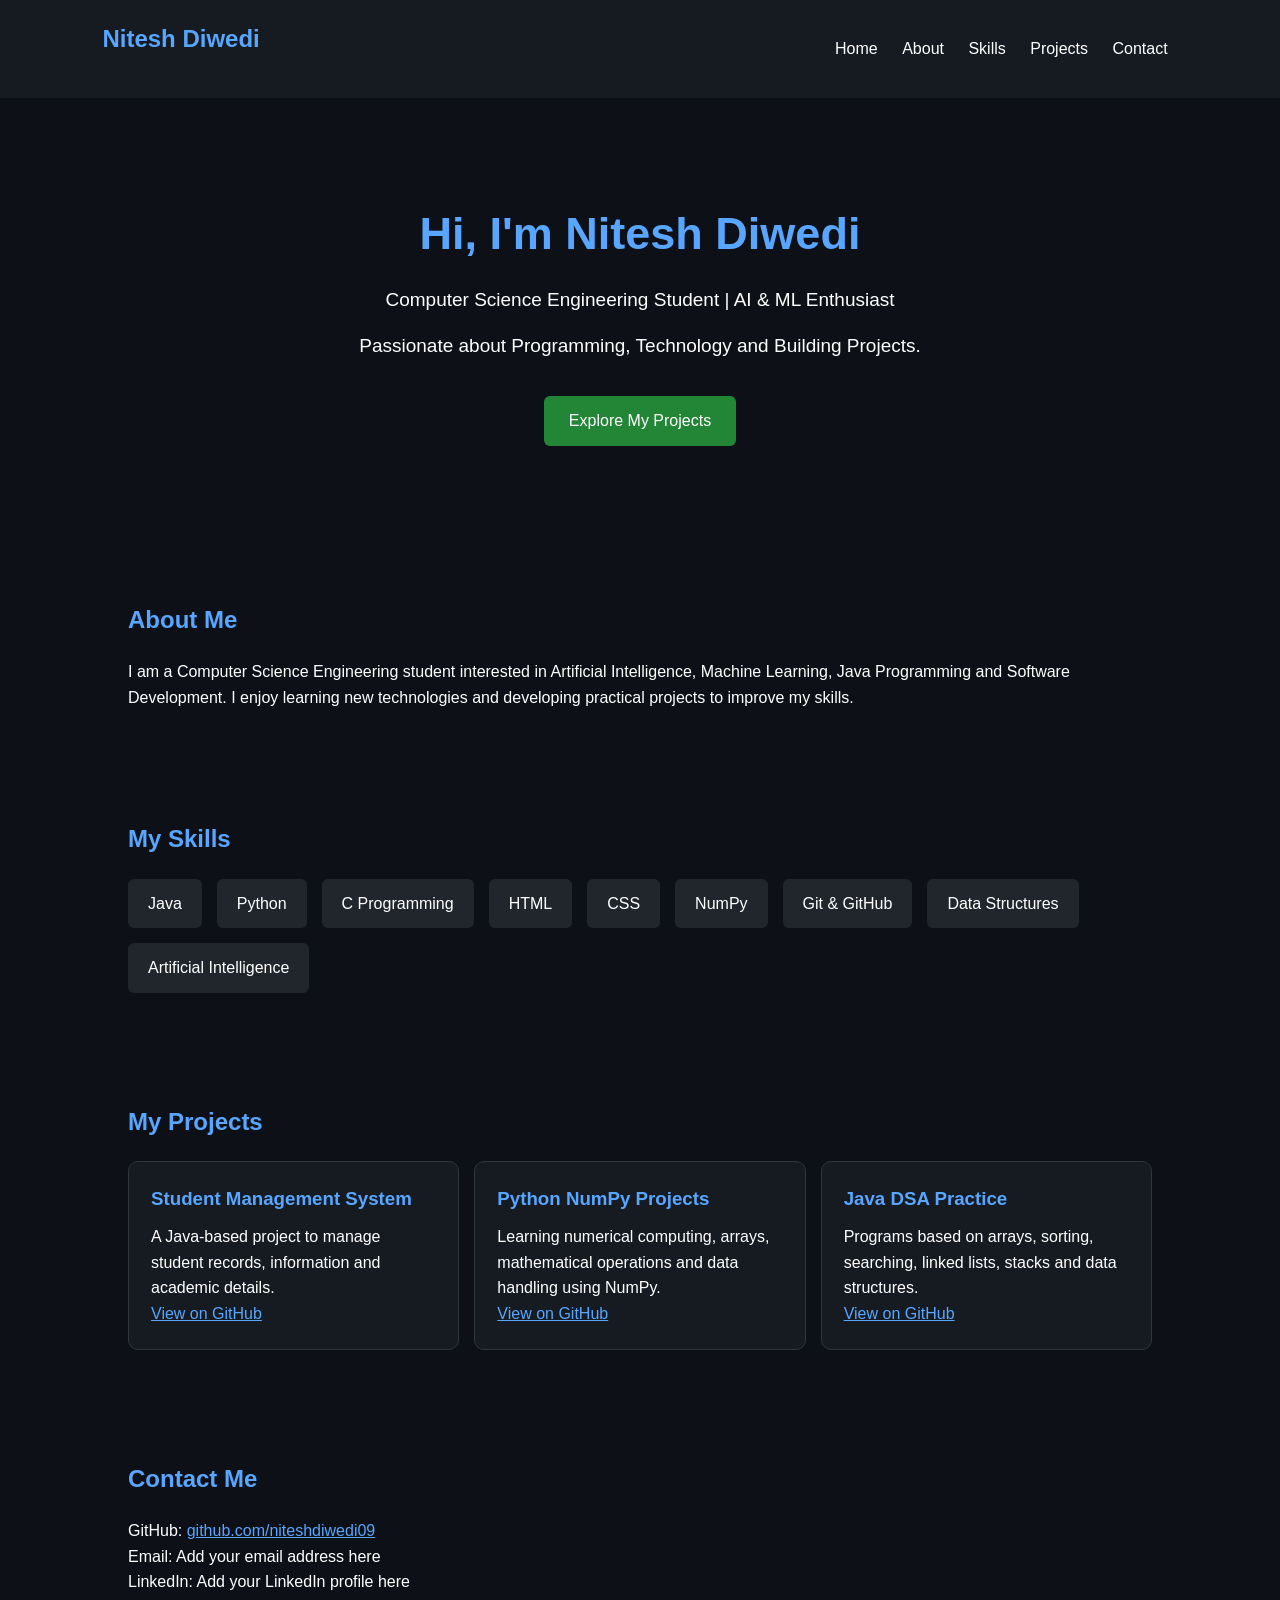
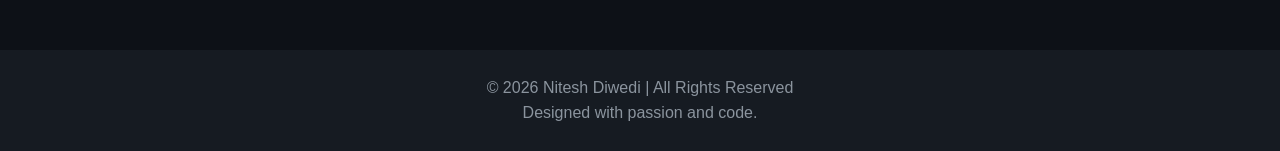
<file: index.html>
<!DOCTYPE html>
<html lang="en">
<head>
    <meta charset="UTF-8">
    <meta name="viewport" content="width=device-width, initial-scale=1.0">
    <title>Nitesh Diwedi | Portfolio</title>

    <style>
        * {
            margin: 0;
            padding: 0;
            box-sizing: border-box;
            font-family: Arial, sans-serif;
        }

        body {
            background: #0d1117;
            color: white;
            line-height: 1.6;
        }

        header {
            background: #161b22;
            padding: 20px 8%;
            display: flex;
            justify-content: space-between;
            align-items: center;
            flex-wrap: wrap;
        }

        header h2 {
            color: #58a6ff;
        }

        nav a {
            color: white;
            text-decoration: none;
            margin: 10px;
        }

        nav a:hover {
            color: #58a6ff;
        }

        .hero {
            text-align: center;
            padding: 100px 20px;
        }

        .hero h1 {
            font-size: 45px;
            color: #58a6ff;
        }

        .hero p {
            margin: 15px;
            font-size: 19px;
        }

        .btn {
            display: inline-block;
            background: #238636;
            color: white;
            padding: 12px 25px;
            border-radius: 6px;
            text-decoration: none;
            margin-top: 20px;
        }

        section {
            padding: 55px 10%;
        }

        h2 {
            color: #58a6ff;
            margin-bottom: 20px;
        }

        .skills, .projects {
            display: flex;
            flex-wrap: wrap;
            gap: 15px;
        }

        .card {
            background: #161b22;
            padding: 22px;
            border: 1px solid #30363d;
            border-radius: 10px;
            flex: 1 1 250px;
        }

        .card h3 {
            color: #58a6ff;
            margin-bottom: 10px;
        }

        .skill {
            background: #21262d;
            padding: 12px 20px;
            border-radius: 6px;
        }

        footer {
            text-align: center;
            padding: 25px;
            background: #161b22;
            color: #8b949e;
        }

        a {
            color: #58a6ff;
        }

        @media(max-width: 600px) {
            .hero h1 {
                font-size: 32px;
            }

            header {
                justify-content: center;
                gap: 15px;
            }
        }
    </style>
</head>

<body>

<header>
    <h2>Nitesh Diwedi</h2>
    <nav>
        <a href="#home">Home</a>
        <a href="#about">About</a>
        <a href="#skills">Skills</a>
        <a href="#projects">Projects</a>
        <a href="#contact">Contact</a>
    </nav>
</header>

<div class="hero" id="home">
    <h1>Hi, I'm Nitesh Diwedi</h1>
    <p>Computer Science Engineering Student | AI & ML Enthusiast</p>
    <p>Passionate about Programming, Technology and Building Projects.</p>
    <a class="btn" href="#projects">Explore My Projects</a>
</div>

<section id="about">
    <h2>About Me</h2>
    <p>
        I am a Computer Science Engineering student interested in
        Artificial Intelligence, Machine Learning, Java Programming
        and Software Development. I enjoy learning new technologies
        and developing practical projects to improve my skills.
    </p>
</section>

<section id="skills">
    <h2>My Skills</h2>
    <div class="skills">
        <div class="skill">Java</div>
        <div class="skill">Python</div>
        <div class="skill">C Programming</div>
        <div class="skill">HTML</div>
        <div class="skill">CSS</div>
        <div class="skill">NumPy</div>
        <div class="skill">Git & GitHub</div>
        <div class="skill">Data Structures</div>
        <div class="skill">Artificial Intelligence</div>
    </div>
</section>

<section id="projects">
    <h2>My Projects</h2>

    <div class="projects">
        <div class="card">
            <h3>Student Management System</h3>
            <p>A Java-based project to manage student records,
            information and academic details.</p>
            <a href="https://github.com/niteshdiwedi09">
                View on GitHub
            </a>
        </div>

        <div class="card">
            <h3>Python NumPy Projects</h3>
            <p>Learning numerical computing, arrays,
            mathematical operations and data handling using NumPy.</p>
            <a href="https://github.com/niteshdiwedi09">
                View on GitHub
            </a>
        </div>

        <div class="card">
            <h3>Java DSA Practice</h3>
            <p>Programs based on arrays, sorting, searching,
            linked lists, stacks and data structures.</p>
            <a href="https://github.com/niteshdiwedi09">
                View on GitHub
            </a>
        </div>
    </div>
</section>

<section id="contact">
    <h2>Contact Me</h2>
    <p>GitHub:
        <a href="https://github.com/niteshdiwedi09">
            github.com/niteshdiwedi09
        </a>
    </p>
    <p>Email: Add your email address here</p>
    <p>LinkedIn: Add your LinkedIn profile here</p>
</section>

<footer>
    <p>© 2026 Nitesh Diwedi | All Rights Reserved</p>
    <p>Designed with passion and code.</p>
</footer>

</body>
</html>
</file>
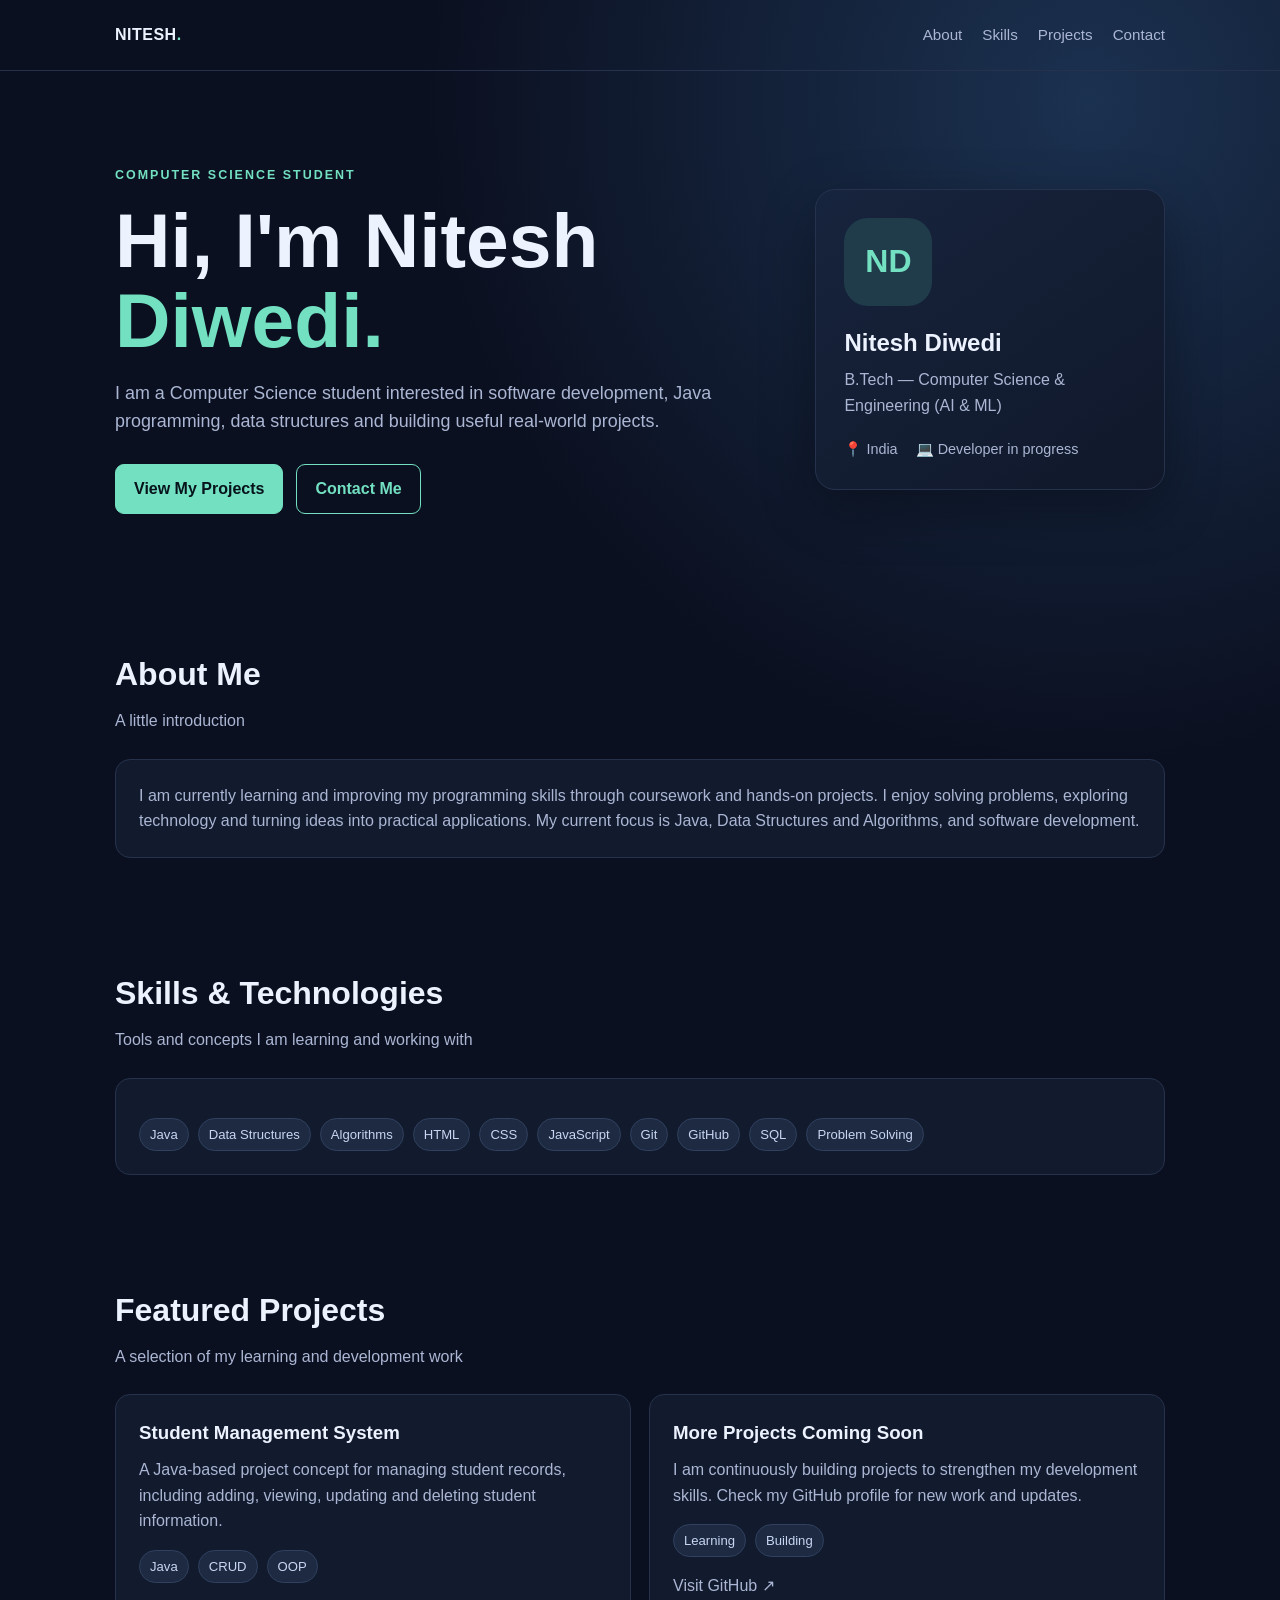
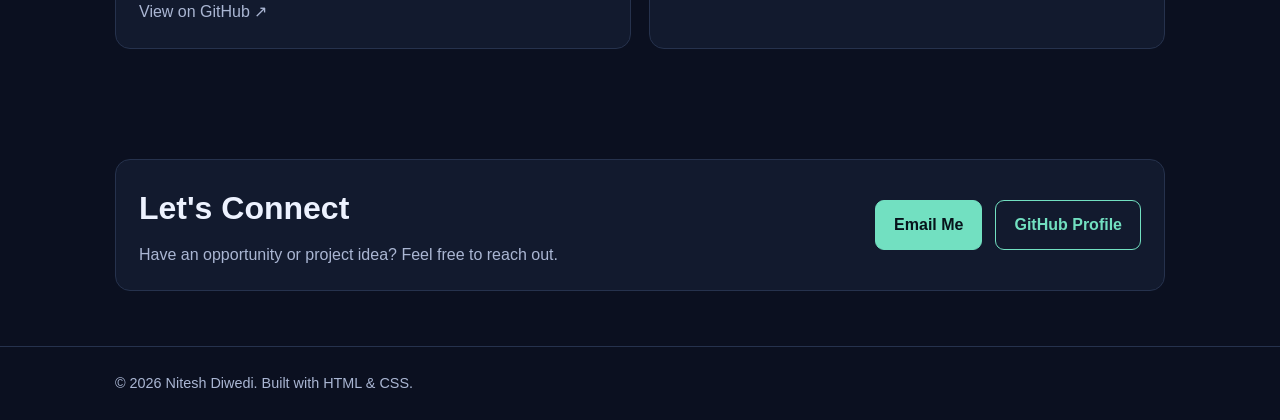
<file: index.html.html>
<!DOCTYPE html>
<html lang="en">
<head>
  <meta charset="UTF-8">
  <meta name="viewport" content="width=device-width, initial-scale=1.0">
  <meta name="description" content="Portfolio of Nitesh Diwedi, Computer Science student.">
  <title>Nitesh Diwedi | Portfolio</title>
  <style>
    :root {
      --bg: #0b1020; --panel: #121a2e; --text: #edf2ff;
      --muted: #aab6d3; --accent: #72e0c1; --line: #26324d;
    }
    * { box-sizing: border-box; }
    html { scroll-behavior: smooth; }
    body {
      margin: 0; font-family: Inter, Segoe UI, Arial, sans-serif;
      background: radial-gradient(circle at 85% 5%, #1b3150 0, transparent 30%), var(--bg);
      color: var(--text); line-height: 1.6;
    }
    a { color: inherit; text-decoration: none; }
    .wrap { width: min(1050px, 90%); margin: auto; }
    header { padding: 22px 0; border-bottom: 1px solid var(--line); }
    nav { display: flex; justify-content: space-between; align-items: center; gap: 20px; }
    .logo { font-weight: 800; letter-spacing: .5px; }
    .logo span { color: var(--accent); }
    .navlinks { display: flex; flex-wrap: wrap; gap: 20px; color: var(--muted); font-size: .95rem; }
    .navlinks a:hover, .textlink:hover { color: var(--accent); }
    .hero { padding: 95px 0 80px; display: grid; grid-template-columns: 1.5fr .8fr; gap: 45px; align-items: center; }
    .eyebrow { color: var(--accent); text-transform: uppercase; letter-spacing: 2px; font-size: .78rem; font-weight: 700; }
    h1 { font-size: clamp(2.5rem, 6vw, 4.8rem); line-height: 1.05; margin: 14px 0 18px; }
    h1 span { color: var(--accent); }
    .intro { color: var(--muted); font-size: 1.12rem; max-width: 620px; }
    .actions { display: flex; flex-wrap: wrap; gap: 13px; margin-top: 28px; }
    .btn { display: inline-block; padding: 11px 18px; border-radius: 9px; font-weight: 700; border: 1px solid var(--accent); }
    .primary { background: var(--accent); color: #07131b; }
    .secondary { color: var(--accent); }
    .profile-card { background: linear-gradient(145deg, #17243d, #10182a); border: 1px solid var(--line); border-radius: 20px; padding: 28px; box-shadow: 0 18px 55px #0005; }
    .avatar { width: 88px; height: 88px; display: grid; place-items: center; border-radius: 24px; background: #203c4b; color: var(--accent); font-size: 2rem; font-weight: 800; }
    .profile-card h2 { margin: 18px 0 5px; }
    .profile-card p { color: var(--muted); margin: 0; }
    .quick { display: flex; gap: 18px; flex-wrap: wrap; margin-top: 20px; color: var(--muted); font-size: .9rem; }
    section { padding: 55px 0; }
    .section-title { font-size: 2rem; margin: 0 0 8px; }
    .section-sub { color: var(--muted); margin: 0 0 25px; }
    .grid { display: grid; grid-template-columns: repeat(2, 1fr); gap: 18px; }
    .card { background: var(--panel); border: 1px solid var(--line); border-radius: 15px; padding: 23px; }
    .card h3 { margin: 0 0 9px; }
    .card p { color: var(--muted); margin: 0; }
    .tags { display: flex; flex-wrap: wrap; gap: 9px; margin-top: 16px; }
    .tag { background: #1d2a42; border: 1px solid #30405e; color: #c9d6f3; padding: 5px 10px; border-radius: 20px; font-size: .82rem; }
    .contact { display: flex; flex-wrap: wrap; align-items: center; justify-content: space-between; gap: 20px; }
    footer { border-top: 1px solid var(--line); color: var(--muted); padding: 25px 0; font-size: .9rem; }
    @media (max-width: 720px) {
      .hero { grid-template-columns: 1fr; padding: 65px 0; }
      .grid { grid-template-columns: 1fr; }
      nav { align-items: flex-start; flex-direction: column; }
    }
  </style>
</head>
<body>
  <header>
    <div class="wrap">
      <nav>
        <a class="logo" href="#home">NITESH<span>.</span></a>
        <div class="navlinks">
          <a href="#about">About</a><a href="#skills">Skills</a>
          <a href="#projects">Projects</a><a href="#contact">Contact</a>
        </div>
      </nav>
    </div>
  </header>

  <main>
    <div class="wrap">
      <section class="hero" id="home">
        <div>
          <div class="eyebrow">Computer Science Student</div>
          <h1>Hi, I'm Nitesh<br><span>Diwedi.</span></h1>
          <p class="intro">I am a Computer Science student interested in software development, Java programming, data structures and building useful real-world projects.</p>
          <div class="actions">
            <a class="btn primary" href="#projects">View My Projects</a>
            <a class="btn secondary" href="#contact">Contact Me</a>
          </div>
        </div>
        <aside class="profile-card">
          <div class="avatar">ND</div>
          <h2>Nitesh Diwedi</h2>
          <p>B.Tech — Computer Science & Engineering (AI & ML)</p>
          <div class="quick"><span>📍 India</span><span>💻 Developer in progress</span></div>
        </aside>
      </section>

      <section id="about">
        <h2 class="section-title">About Me</h2>
        <p class="section-sub">A little introduction</p>
        <div class="card">
          <p>I am currently learning and improving my programming skills through coursework and hands-on projects. I enjoy solving problems, exploring technology and turning ideas into practical applications. My current focus is Java, Data Structures and Algorithms, and software development.</p>
        </div>
      </section>

      <section id="skills">
        <h2 class="section-title">Skills & Technologies</h2>
        <p class="section-sub">Tools and concepts I am learning and working with</p>
        <div class="card">
          <div class="tags">
            <span class="tag">Java</span><span class="tag">Data Structures</span>
            <span class="tag">Algorithms</span><span class="tag">HTML</span>
            <span class="tag">CSS</span><span class="tag">JavaScript</span>
            <span class="tag">Git</span><span class="tag">GitHub</span>
            <span class="tag">SQL</span><span class="tag">Problem Solving</span>
          </div>
        </div>
      </section>

      <section id="projects">
        <h2 class="section-title">Featured Projects</h2>
        <p class="section-sub">A selection of my learning and development work</p>
        <div class="grid">
          <article class="card">
            <h3>Student Management System</h3>
            <p>A Java-based project concept for managing student records, including adding, viewing, updating and deleting student information.</p>
            <div class="tags"><span class="tag">Java</span><span class="tag">CRUD</span><span class="tag">OOP</span></div>
            <p style="margin-top:16px"><a class="textlink" href="https://github.com/YOUR-USERNAME/YOUR-REPOSITORY" target="_blank" rel="noopener">View on GitHub ↗</a></p>
          </article>
          <article class="card">
            <h3>More Projects Coming Soon</h3>
            <p>I am continuously building projects to strengthen my development skills. Check my GitHub profile for new work and updates.</p>
            <div class="tags"><span class="tag">Learning</span><span class="tag">Building</span></div>
            <p style="margin-top:16px"><a class="textlink" href="https://github.com/YOUR-USERNAME" target="_blank" rel="noopener">Visit GitHub ↗</a></p>
          </article>
        </div>
      </section>

      <section id="contact">
        <div class="card contact">
          <div>
            <h2 class="section-title">Let's Connect</h2>
            <p class="section-sub" style="margin-bottom:0">Have an opportunity or project idea? Feel free to reach out.</p>
          </div>
          <div class="actions" style="margin-top:0">
            <a class="btn primary" href="mailto:YOUR-EMAIL@example.com">Email Me</a>
            <a class="btn secondary" href="https://github.com/YOUR-USERNAME" target="_blank" rel="noopener">GitHub Profile</a>
          </div>
        </div>
      </section>
    </div>
  </main>

  <footer><div class="wrap">© <span id="year"></span> Nitesh Diwedi. Built with HTML & CSS.</div></footer>
  <script>document.getElementById('year').textContent = new Date().getFullYear();</script>
</body>
</html>
</file>
